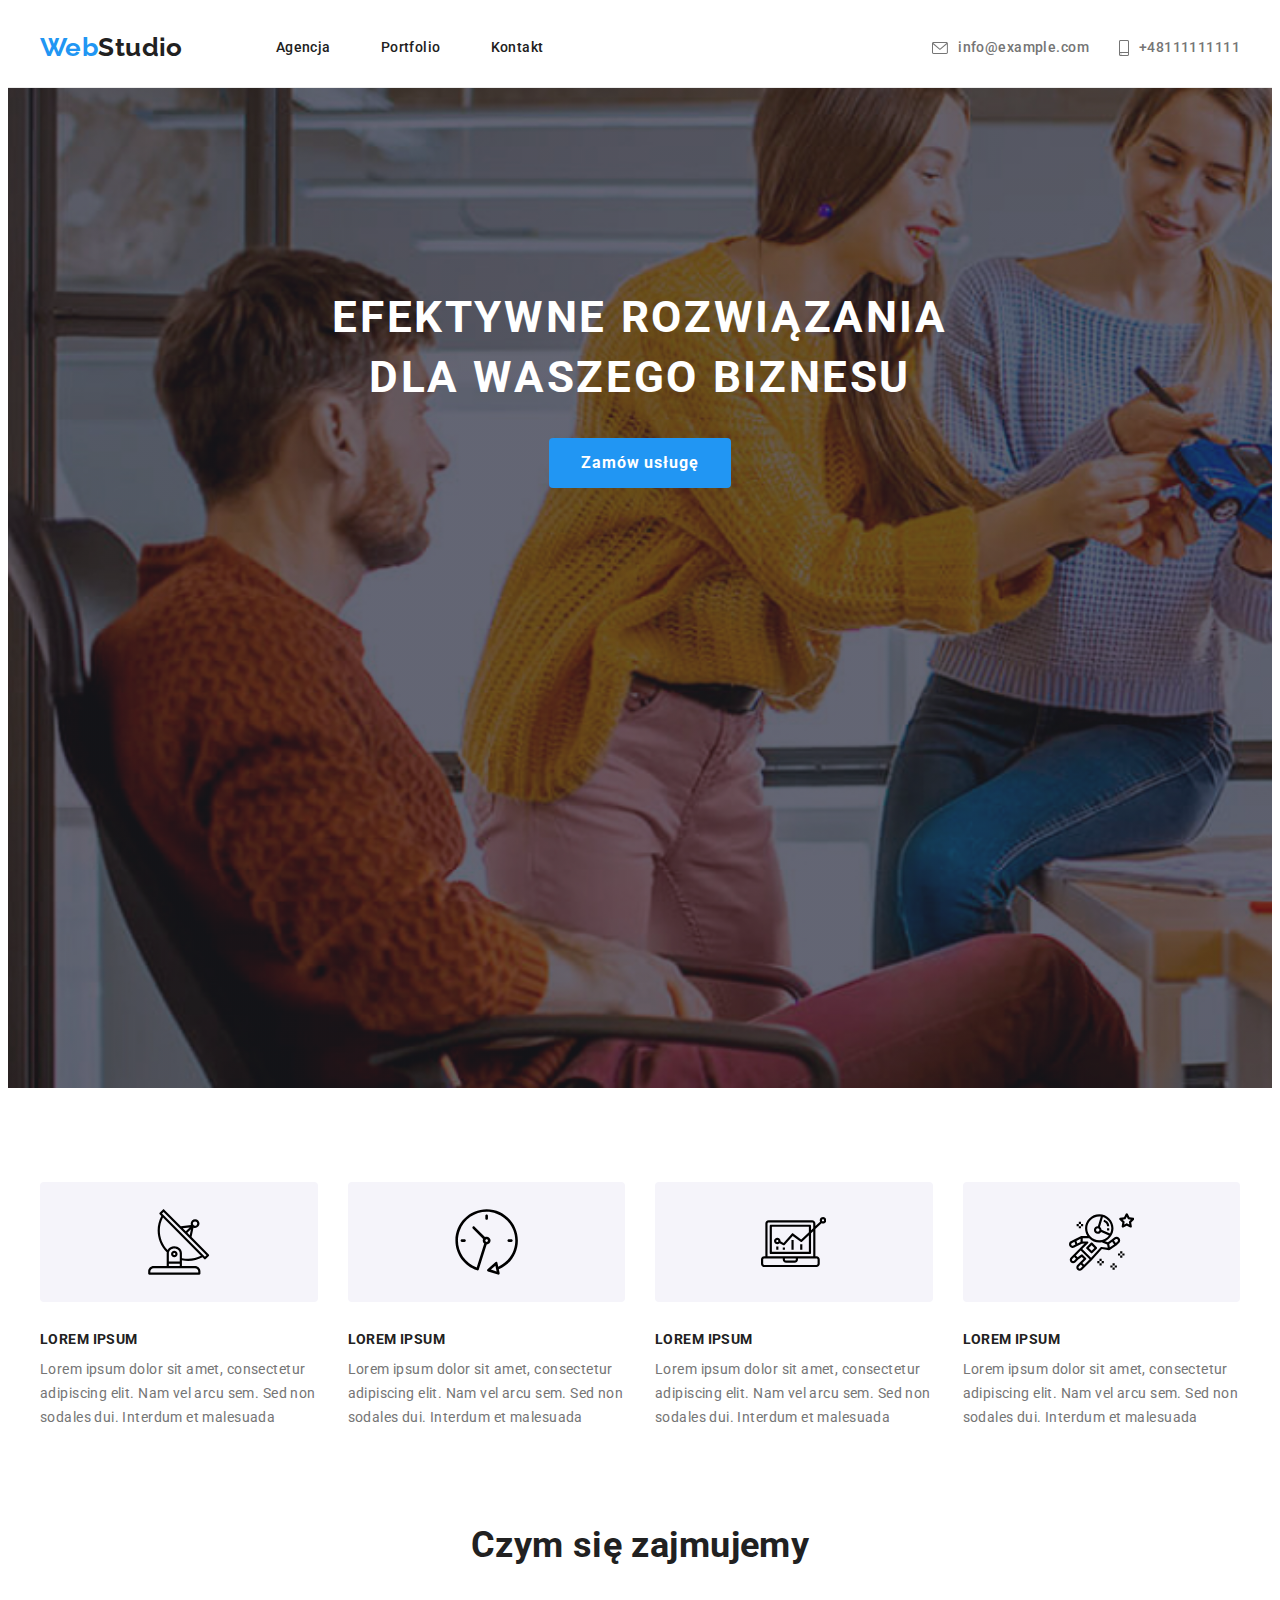
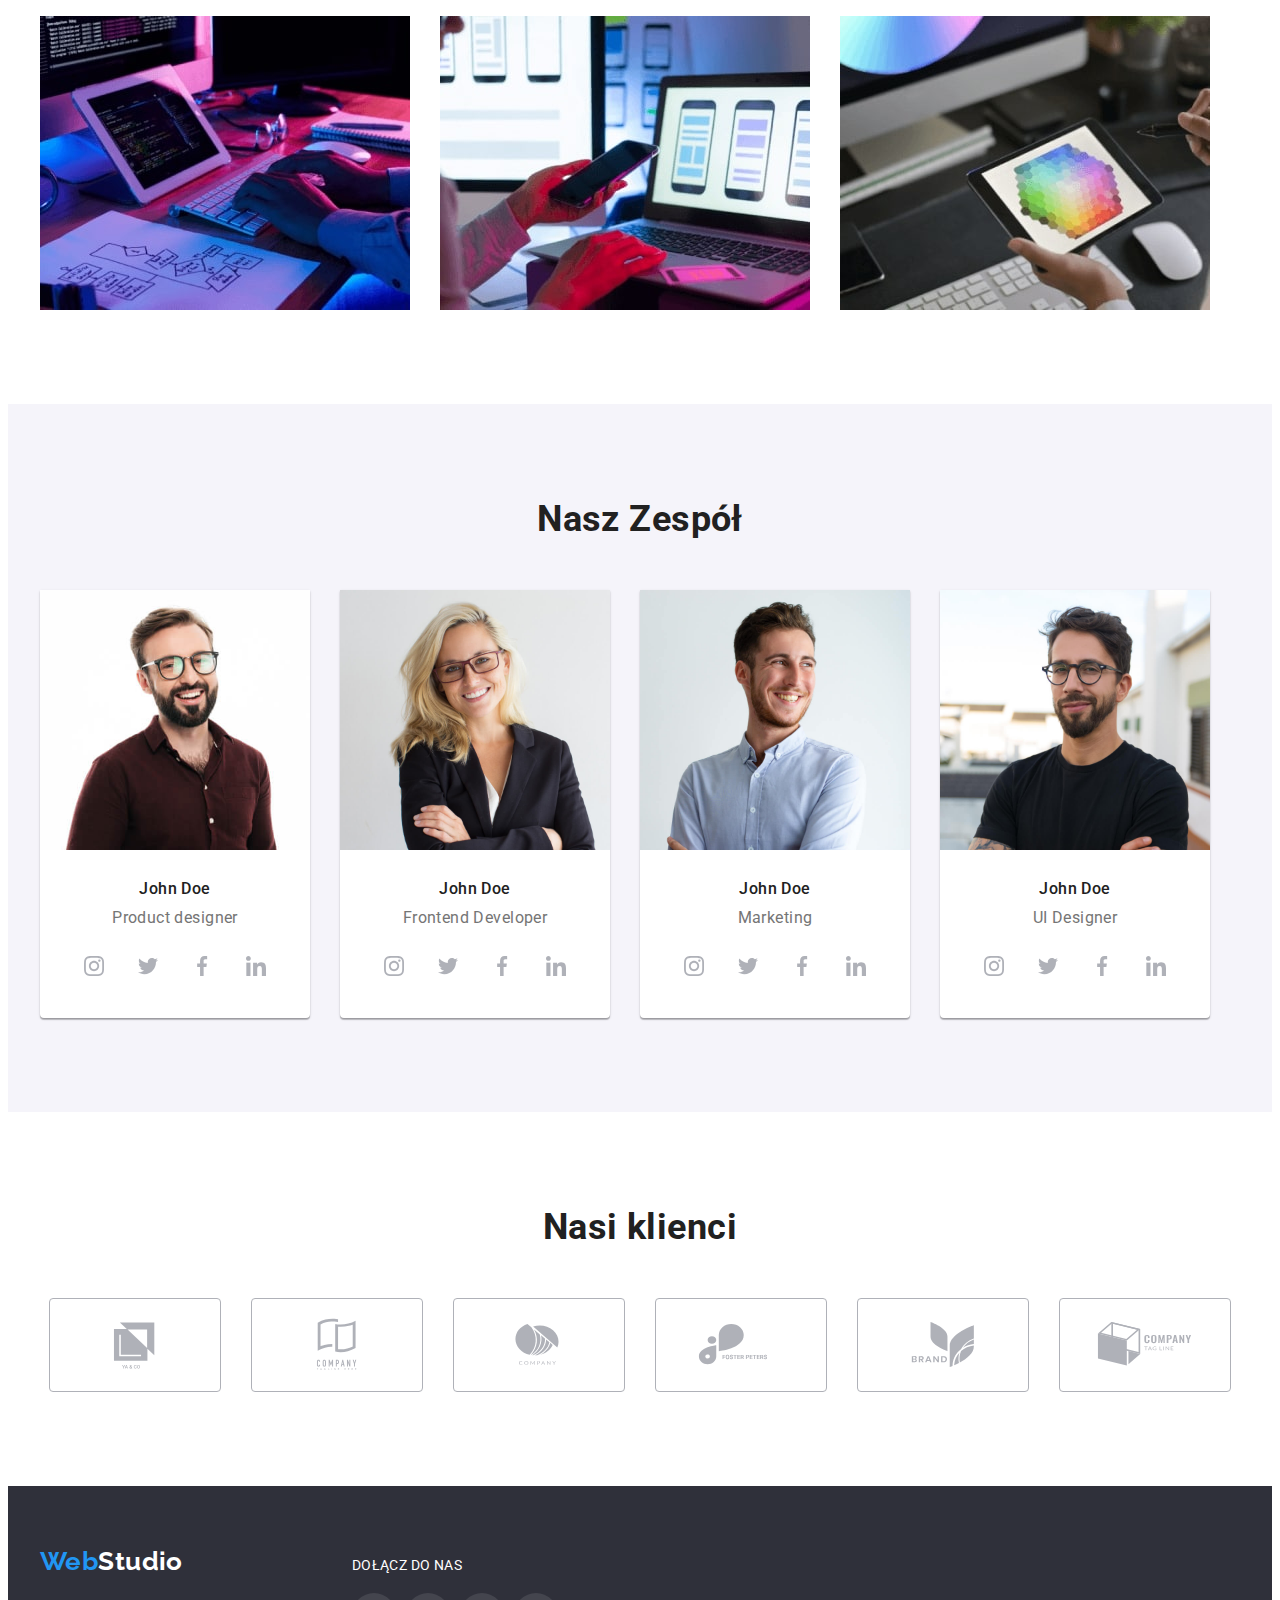
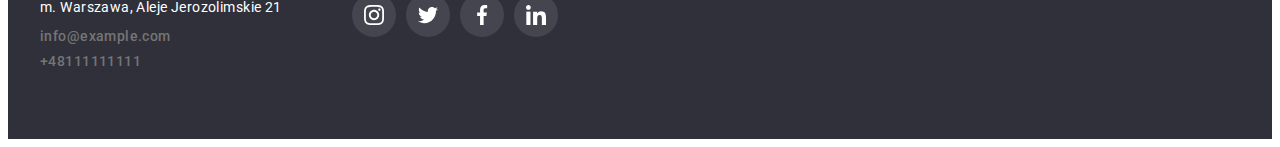
<file: index.html>
<!DOCTYPE html>
<html lang="en">
  <head>
    <meta charset="UTF-8" />
    <meta http-equiv="X-UA-Compatible" content="IE=edge" />
    <meta name="viewport" content="width=device-width, initial-scale=1.0" />

    <title>Studio</title>
    <link rel="preconnect" href="https://fonts.googleapis.com" />
    <link rel="preconnect" href="https://fonts.gstatic.com" crossorigin />
    <link
      href="https://fonts.googleapis.com/css2?family=Raleway:wght@700&display=swap"
      rel="stylesheet"
    />
    <link rel="preconnect" href="https://fonts.googleapis.com" />
    <link rel="preconnect" href="https://fonts.gstatic.com" crossorigin />
    <link
      href="https://fonts.googleapis.com/css2?family=Roboto:wght@400;500;700;900&display=swap"
      rel="stylesheet"
    />
    <link
      rel="stylesheet"
      href="https://cdnjs.cloudflare.com/ajax/libs/modern-normalize/1.1.0/modern-normalize.min.css"
      integrity="sha512-wpPYUAdjBVSE4KJnH1VR1HeZfpl1ub8YT/NKx4PuQ5NmX2tKuGu6U/JRp5y+Y8XG2tV+wKQpNHVUX03MfMFn9Q=="
      crossorigin="anonymous"
      referrerpolicy="no-referrer"
    />
    <link rel="stylesheet" href="./css/styles.css" />
  </head>
  <body>
    <header class="header-border">
      <div class="container headerstyle">
        <nav class="navigationlist">
          <div class="logo-box">
            <a class="logo" href="index.html" class="studioname"
              ><span class="blue">Web</span>Studio</a
            >
          </div>
          <ul class="header-nav-list topline">
            <li class="headermargin">
              <a class="infolist hoverblue" href="#">Agencja</a>
            </li>
            <li class="headermargin">
              <a class="infolist hoverblue" href="portfolio.html">Portfolio</a>
            </li>
            <li class="headermargin">
              <a class="infolist hoverblue" href="#">Kontakt</a>
            </li>
          </ul>
        </nav>
        <!-- <div class="list-box"> -->
        <ul class="header-contact-list">
          <li class="mailandtellist">
            <a
              class="infolist colorgrey hoverblue"
              href="mailto:info@example.com"
            >
              <svg width="16px" height="12px">
                <use
                  class="nav-icons"
                  href="./images/icons.svg#icon-envelope"
                ></use>
              </svg>
              info@example.com
            </a>
          </li>
          <li class="mailandtellist">
            <a class="infolist colorgrey hoverblue" href="tel:+48111111111">
              <svg width="10px" height="16px">
                <use
                  class="nav-icons"
                  href="./images/icons.svg#icon-smartphone"
                ></use>
              </svg>
              +48111111111
            </a>
          </li>
        </ul>
      </div>
    </header>

    <main>
      <section class="backround hero">
        <div class="container">
          <div class="hero-inner">
            <h1 class="bigtext">Efektywne rozwiązania dla waszego biznesu</h1>

            <button type="button" class="button-main">Zamów usługę</button>
          </div>
        </div>
      </section>

      <section class="section">
        <div class="lorembox container">
          <ul class="lorems-list" class="lorems">
            <li>
              <div class="lorem-backround">
                <svg width="65.32px" height="70px">
                  <use
                    class="lorem-icons"
                    href="./images/icons.svg#icon-antenna-1"
                  ></use>
                </svg>
              </div>

              <h3 class="lorem">LOREM IPSUM</h3>
              <p class="descriptionlorem">
                Lorem ipsum dolor sit amet, consectetur adipiscing elit. Nam vel
                arcu sem. Sed non sodales dui. Interdum et malesuada
              </p>
            </li>

            <li>
              <div class="lorem-backround">
                <svg width="65.32px" height="70px">
                  <use
                    class="lorem-icons"
                    href="./images/icons.svg#icon-clock-1"
                  ></use>
                </svg>
              </div>
              <h3 class="lorem">LOREM IPSUM</h3>
              <p class="descriptionlorem">
                Lorem ipsum dolor sit amet, consectetur adipiscing elit. Nam vel
                arcu sem. Sed non sodales dui. Interdum et malesuada
              </p>
            </li>

            <li>
              <div class="lorem-backround">
                <svg width="65.32px" height="70px">
                  <use
                    class="lorem-icons"
                    href="./images/icons.svg#icon-diagram-1"
                  ></use>
                </svg>
              </div>
              <h3 class="lorem">LOREM IPSUM</h3>
              <p class="descriptionlorem">
                Lorem ipsum dolor sit amet, consectetur adipiscing elit. Nam vel
                arcu sem. Sed non sodales dui. Interdum et malesuada
              </p>
            </li>

            <li>
              <div class="lorem-backround">
                <svg width="65.32px" height="70px">
                  <use
                    class="lorem-icons"
                    href="./images/icons.svg#icon-astronaut-1"
                  ></use>
                </svg>
              </div>
              <h3 class="lorem">LOREM IPSUM</h3>
              <p class="descriptionlorem">
                Lorem ipsum dolor sit amet, consectetur adipiscing elit. Nam vel
                arcu sem. Sed non sodales dui. Interdum et malesuada
              </p>
            </li>
          </ul>
        </div>
      </section>

      <section class="section whatwedo">
        <div class="container">
          <h2 class="headtwo">Czym się zajmujemy</h2>

          <ul class="pictures-list">
            <li>
              <img
                src="images/workingontablet.jpg"
                alt="tabletwork"
                width="370"
                height="294"
              />
            </li>
            <li>
              <img
                src="images/phonecustom.jpg"
                alt="screenwithphones "
                width="370"
                height="294"
              />
            </li>
            <li>
              <img
                src="images/tabletwithpen.jpg"
                alt="tabletwithpen"
                width="370"
                height="294"
              />
            </li>
          </ul>
        </div>
      </section>

      <section class="section backround-ourteam">
        <div class="container">
          <h2 class="headtwo">Nasz Zespół</h2>
          <ul class="team-list" class="teammembers">
            <li class="member">
              <img
                class="memberpicture"
                src="images/johndoe.jpg"
                alt="product designer"
                width="270"
                height="260"
              />
              <div class="align-member">
                <h3 class="membersname">John Doe</h3>
                <p class="workofmembers">Product designer</p>
                <ul class="social-list">
                  <li class="social-list-item">
                    <a class="social-list-link" href="#">
                      <svg class="social-icon" width="20" height="20">
                        <use href="./images/icons.svg#icon-instagram-2"></use>
                      </svg>
                    </a>
                  </li>
                  <li class="social-list-item">
                    <a class="social-list-link" href="#">
                      <svg class="social-icon" width="20" height="20">
                        <use href="./images/icons.svg#icon-twitter-1"></use>
                      </svg>
                    </a>
                  </li>
                  <li class="social-list-item">
                    <a class="social-list-link" href="#">
                      <svg class="social-icon" width="20" height="20">
                        <use href="./images/icons.svg#icon-facebook-1"></use>
                      </svg>
                    </a>
                  </li>
                  <li class="social-list-item">
                    <a class="social-list-link" href="#">
                      <svg class="social-icon" width="20" height="20">
                        <use href="./images/icons.svg#icon-linkedin-1"></use>
                      </svg>
                    </a>
                  </li>
                </ul>
              </div>
            </li>

            <li class="member">
              <img
                class="memberpicture"
                src="images/frontenddeveloperavatar.jpg"
                alt="frontend developer"
                width="270"
                height="260"
              />
              <div class="align-member">
                <h3 class="membersname">John Doe</h3>
                <p class="workofmembers">Frontend Developer</p>
                <ul class="social-list">
                  <li class="social-list-item">
                    <a class="social-list-link" href="#">
                      <svg class="social-icon" width="20" height="20">
                        <use href="./images/icons.svg#icon-instagram-2"></use>
                      </svg>
                    </a>
                  </li>
                  <li class="social-list-item">
                    <a class="social-list-link" href="#">
                      <svg class="social-icon" width="20" height="20">
                        <use href="./images/icons.svg#icon-twitter-1"></use>
                      </svg>
                    </a>
                  </li>
                  <li class="social-list-item">
                    <a class="social-list-link" href="#">
                      <svg class="social-icon" width="20" height="20">
                        <use href="./images/icons.svg#icon-facebook-1"></use>
                      </svg>
                    </a>
                  </li>
                  <li class="social-list-item">
                    <a class="social-list-link" href="#">
                      <svg class="social-icon" width="20" height="20">
                        <use href="./images/icons.svg#icon-linkedin-1"></use>
                      </svg>
                    </a>
                  </li>
                </ul>
              </div>
            </li>

            <li class="member">
              <img
                class="memberpicture"
                src="images/johndoemarketing.jpg"
                alt="marketing"
                width="270"
                height="260"
              />
              <div class="align-member">
                <p class="membersname">John Doe</p>
                <p class="workofmembers">Marketing</p>
                <ul class="social-list">
                  <li class="social-list-item">
                    <a class="social-list-link" href="#">
                      <svg class="social-icon" width="20" height="20">
                        <use href="./images/icons.svg#icon-instagram-2"></use>
                      </svg>
                    </a>
                  </li>
                  <li class="social-list-item">
                    <a class="social-list-link" href="#">
                      <svg class="social-icon" width="20" height="20">
                        <use href="./images/icons.svg#icon-twitter-1"></use>
                      </svg>
                    </a>
                  </li>
                  <li class="social-list-item">
                    <a class="social-list-link" href="#">
                      <svg class="social-icon" width="20" height="20">
                        <use href="./images/icons.svg#icon-facebook-1"></use>
                      </svg>
                    </a>
                  </li>
                  <li class="social-list-item">
                    <a class="social-list-link" href="#">
                      <svg class="social-icon" width="20" height="20">
                        <use href="./images/icons.svg#icon-linkedin-1"></use>
                      </svg>
                    </a>
                  </li>
                </ul>
              </div>
            </li>

            <li class="member">
              <img
                class="memberpicture"
                src="images/johndoeui.jpg"
                alt="ui designer"
                width="270"
                height="260"
              />
              <div class="align-member">
                <p class="membersname">John Doe</p>
                <p class="workofmembers">UI Designer</p>
                <ul class="social-list">
                  <li class="social-list-item">
                    <a class="social-list-link" href="#">
                      <svg class="social-icon" width="20" height="20">
                        <use href="./images/icons.svg#icon-instagram-2"></use>
                      </svg>
                    </a>
                  </li>
                  <li class="social-list-item">
                    <a class="social-list-link" href="#">
                      <svg class="social-icon" width="20" height="20">
                        <use href="./images/icons.svg#icon-twitter-1"></use>
                      </svg>
                    </a>
                  </li>
                  <li class="social-list-item">
                    <a class="social-list-link" href="#">
                      <svg class="social-icon" width="20" height="20">
                        <use href="./images/icons.svg#icon-facebook-1"></use>
                      </svg>
                    </a>
                  </li>
                  <li class="social-list-item">
                    <a class="social-list-link" href="#">
                      <svg class="social-icon" width="20" height="20">
                        <use href="./images/icons.svg#icon-linkedin-1"></use>
                      </svg>
                    </a>
                  </li>
                </ul>
              </div>
            </li>
          </ul>
        </div>
      </section>

      <section class="section">
        <div class="container">
          <h2 class="headtwo">Nasi klienci</h2>
          <ul class="list">
            <li>
              <a href="#" class="customer">
                <svg width="106px" height="60.04px">
                  <use
                    class="customers-icons"
                    href="./images/icons.svg#icon-client1"
                  ></use>
                </svg>
              </a>
            </li>
            <li>
              <a href="#" class="customer">
                <svg width="106px" height="60.04px">
                  <use
                    class="customers-icons"
                    href="./images/icons.svg#icon-client2"
                  ></use>
                </svg>
              </a>
            </li>
            <li>
              <a href="#" class="customer">
                <svg width="106px" height="60.04px">
                  <use
                    class="customers-icons"
                    href="./images/icons.svg#icon-client3"
                  ></use>
                </svg>
              </a>
            </li>
            <li>
              <a href="#" class="customer">
                <svg width="106px" height="60.04px">
                  <use
                    class="customers-icons"
                    href="./images/icons.svg#icon-client4"
                  ></use>
                </svg>
              </a>
            </li>
            <li>
              <a href="#" class="customer">
                <svg width="106px" height="60.04px">
                  <use
                    class="customers-icons"
                    href="./images/icons.svg#icon-client5"
                  ></use>
                </svg>
              </a>
            </li>
            <li>
              <a href="#" class="customer">
                <svg width="106px" height="60.04px">
                  <use
                    class="customers-icons"
                    href="./images/icons.svg#icon-client6"
                  ></use>
                </svg>
              </a>
            </li>
          </ul>
        </div>
      </section>
      <!-- </div> -->
    </main>

    <footer class="backround-footer">
      <div class="container footer-container">
        <div class="padding-logo-footer">
          <a class="logo-footer" href="index.html" class="studioname"
            ><span class="blue">Web</span>Studio</a
          >
          <p class="cityadress padding-adress-footer">
            m. Warszawa, Aleje Jerozolimskie 21
          </p>
          <ul>
            <li class="padding-mail-footer">
              <a
                class="infolist colorgrey hoverblue"
                href="mailto:info@example.com"
                >info@example.com</a
              >
            </li>
            <li class="padding-tel-footer">
              <a class="infolist colorgrey hoverblue" href="tel:+48111111111"
                >+48111111111</a
              >
            </li>
          </ul>
        </div>
        <div class="footer-joinus-section">
          <p class="join-us-text">DOŁĄCZ DO NAS</p>
          <ul class="footer-joinus-icons">
            <li class="footer-joinus-margin">
              <a class="footer-joinus-link" href="#">
                <svg width="20" height="20">
                  <use
                    class="joinus-icons"
                    href="./images/icons.svg#icon-instagram-2"
                  ></use>
                </svg>
              </a>
            </li>
            <li class="footer-joinus-margin">
              <a class="footer-joinus-link" href="#">
                <svg width="20" height="20">
                  <use
                    class="joinus-icons"
                    href="./images/icons.svg#icon-twitter-1"
                  ></use>
                </svg>
              </a>
            </li>

            <li class="footer-joinus-margin">
              <a class="footer-joinus-link" href="#">
                <svg width="20" height="20">
                  <use
                    class="joinus-icons"
                    href="./images/icons.svg#icon-facebook-1"
                  ></use>
                </svg>
              </a>
            </li>
            <li class="footer-joinus-margin">
              <a class="footer-joinus-link" href="#">
                <svg width="20" height="20">
                  <use
                    class="joinus-icons"
                    href="./images/icons.svg#icon-linkedin-1"
                  ></use>
                </svg>
              </a>
            </li>
          </ul>
        </div>
      </div>
      <!-- </div> -->
    </footer>
  </body>
</html>
</file>
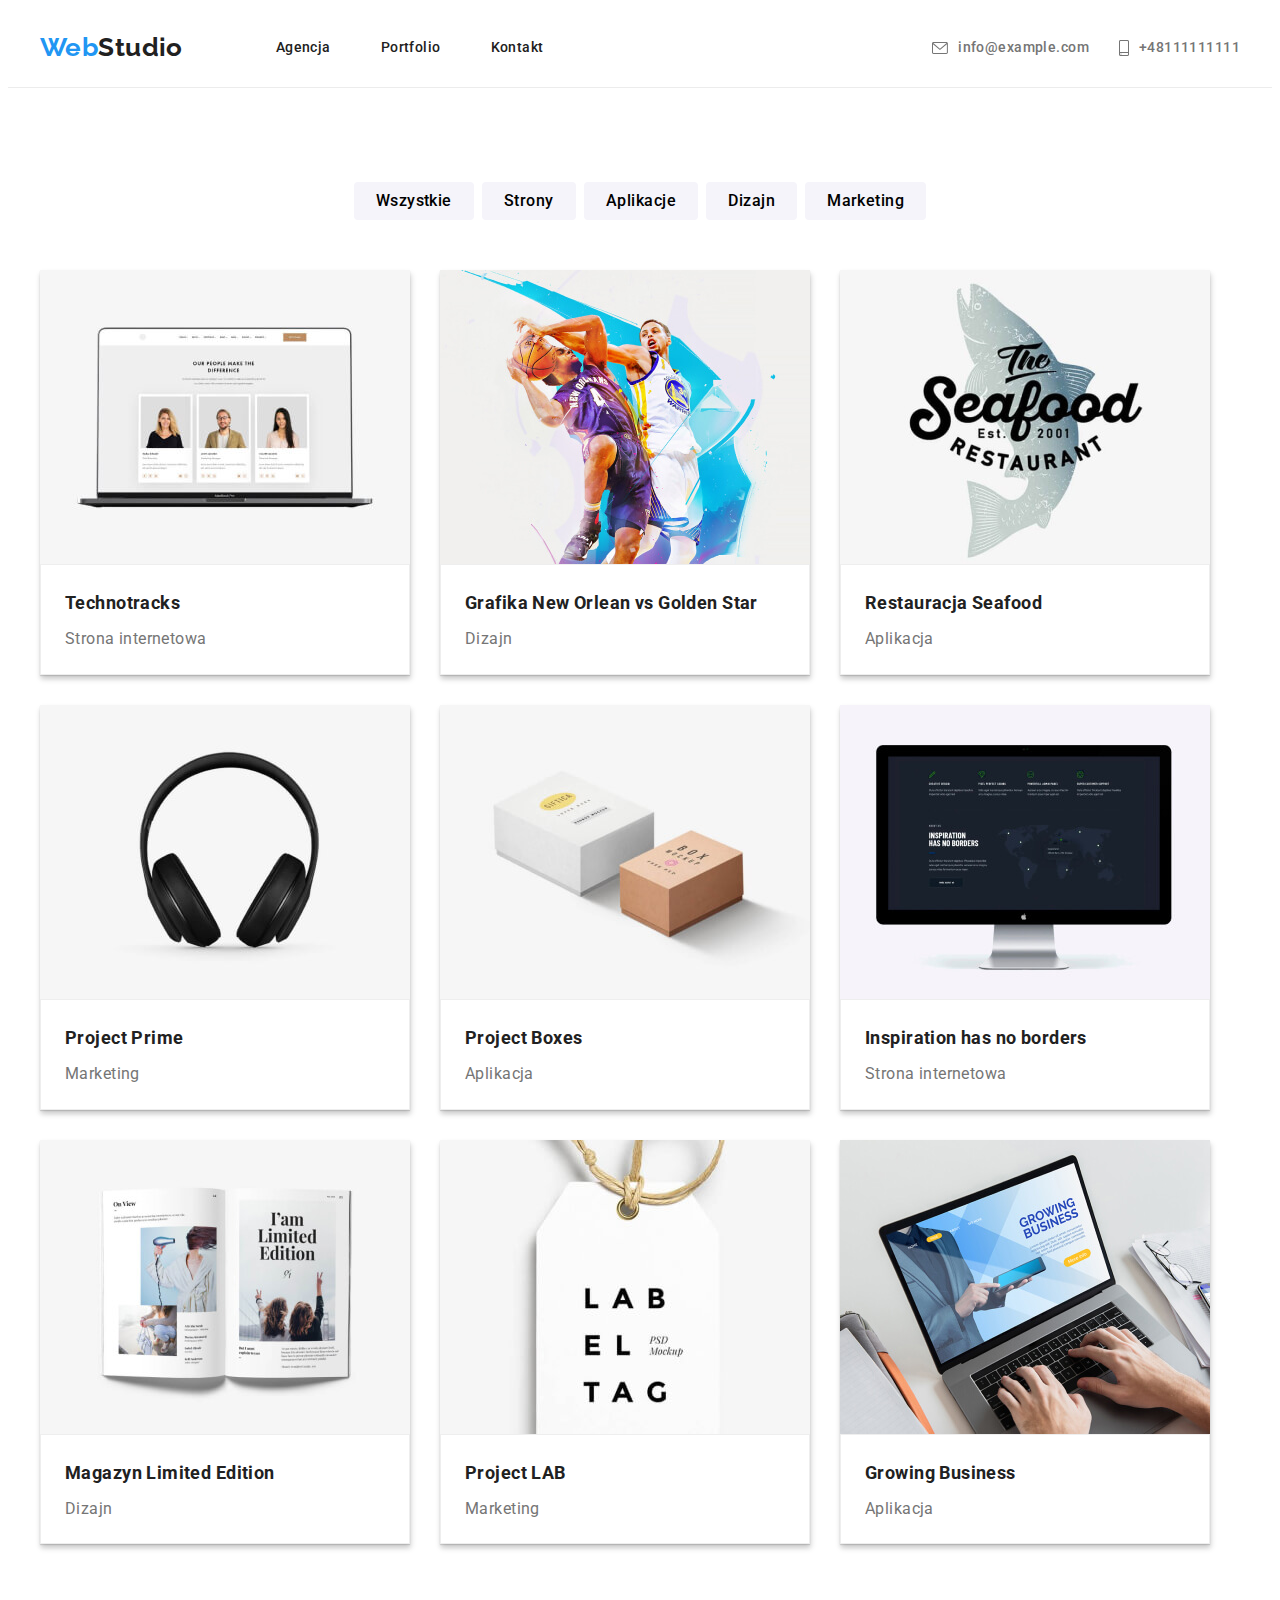
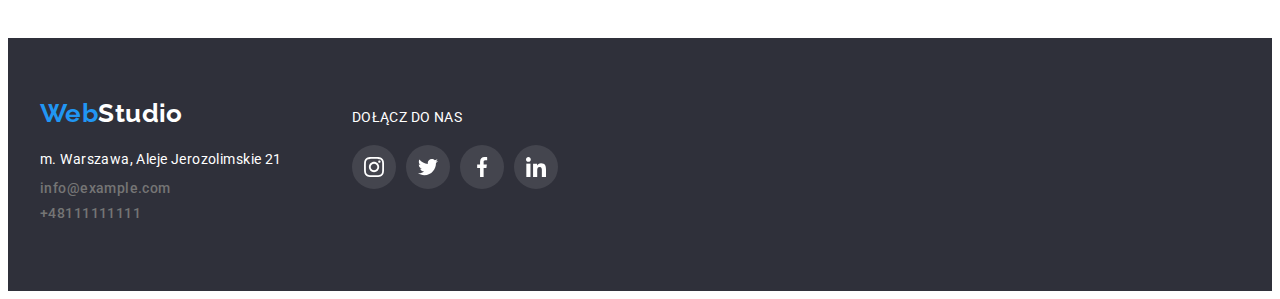
<file: portfolio.html>
<!DOCTYPE html>
<html lang="en">
  <head>
    <title>Portfolio</title>
    <link rel="preconnect" href="https://fonts.googleapis.com" />
    <link rel="preconnect" href="https://fonts.gstatic.com" crossorigin />
    <link
      href="https://fonts.googleapis.com/css2?family=Raleway:wght@700&display=swap"
      rel="stylesheet"
    />
    <link rel="preconnect" href="https://fonts.googleapis.com" />
    <link rel="preconnect" href="https://fonts.gstatic.com" crossorigin />
    <link
      href="https://fonts.googleapis.com/css2?family=Roboto:wght@400;500;700;900&display=swap"
      rel="stylesheet"
    />
    <link
      rel="stylesheet"
      href="https://cdnjs.cloudflare.com/ajax/libs/modern-normalize/1.1.0/modern-normalize.min.css"
      integrity="sha512-wpPYUAdjBVSE4KJnH1VR1HeZfpl1ub8YT/NKx4PuQ5NmX2tKuGu6U/JRp5y+Y8XG2tV+wKQpNHVUX03MfMFn9Q=="
      crossorigin="anonymous"
      referrerpolicy="no-referrer"
    />
    <link rel="stylesheet" href="./css/styles.css" />
  </head>
  <body>
    <header class="header-border">
      <div class="container headerstyle">
        <nav class="navigationlist">
          <div class="logo-box">
            <a class="logo" href="index.html" class="studioname"
              ><span class="blue">Web</span>Studio</a
            >
          </div>
          <ul class="header-nav-list topline">
            <li class="headermargin">
              <a class="infolist hoverblue" href="#">Agencja</a>
            </li>
            <li class="headermargin">
              <a class="infolist hoverblue" href="portfolio.html">Portfolio</a>
            </li>
            <li class="headermargin">
              <a class="infolist hoverblue" href="#">Kontakt</a>
            </li>
          </ul>
        </nav>
        <ul class="header-contact-list">
          <li class="mailandtellist">
            <a
              class="infolist colorgrey hoverblue"
              href="mailto:info@example.com"
            >
              <svg width="16px" height="12px">
                <use
                  class="nav-icons"
                  href="./images/icons.svg#icon-envelope"
                ></use>
              </svg>
              info@example.com
            </a>
          </li>
          <li class="mailandtellist">
            <a class="infolist colorgrey hoverblue" href="tel:+48111111111">
              <svg width="10px" height="16px">
                <use
                  class="nav-icons"
                  href="./images/icons.svg#icon-smartphone"
                ></use>
              </svg>
              +48111111111
            </a>
          </li>
        </ul>
      </div>
    </header>

    <main>
      <section class="section">
        <div class="container">
          <ul class="buttons-portfolio">
            <li class="buttons-margin">
              <button type="button" class="button-portfolio">Wszystkie</button>
            </li>
            <li class="buttons-margin">
              <button type="button" class="button-portfolio">Strony</button>
            </li>
            <li class="buttons-margin">
              <button type="button" class="button-portfolio">Aplikacje</button>
            </li>
            <li class="buttons-margin">
              <button type="button" class="button-portfolio">Dizajn</button>
            </li>
            <li class="buttons-margin">
              <button type="button" class="button-portfolio">Marketing</button>
            </li>
          </ul>
          <ul class="portfolio-list">
            <li class="project">
              <a class="project-link" href="#">
                <img
                  src="images/technocracks.jpg"
                  alt="webpage"
                  width="370"
                  height="294"
                />
                <div class="project-border">
                  <p class="imagesdescription">Technotracks</p>
                  <p class="signdescription">Strona internetowa</p>
                </div>
              </a>
            </li>
            <li class="project">
              <a class="project-link" href="#">
                <img
                  src="images/neworleansvs.jpg"
                  alt="basketballmatch"
                  width="370"
                  height="294"
                />
                <div class="project-border">
                  <p class="imagesdescription">
                    Grafika New Orlean vs Golden Star
                  </p>
                  <p class="signdescription">Dizajn</p>
                </div>
              </a>
            </li>
            <li class="project">
              <a class="project-link" href="#">
                <img
                  src="images/seafoodrest.jpg"
                  alt="seafoodlogotype"
                  width="370"
                  height="294"
                />
                <div class="project-border">
                  <p class="imagesdescription">Restauracja Seafood</p>
                  <p class="signdescription">Aplikacja</p>
                </div>
              </a>
            </li>
            <li class="project">
              <a class="project-link" href="#">
                <img
                  src="images/projectprime.jpg"
                  alt="headphonespicture"
                  width="370"
                  height="294"
                />
                <div class="project-border">
                  <p class="imagesdescription">Project Prime</p>
                  <p class="signdescription">Marketing</p>
                </div>
              </a>
            </li>
            <li class="project">
              <a class="project-link" href="#">
                <img
                  src="images/projectboxes.jpg"
                  alt="twodiffboxes"
                  width="370"
                  height="294"
                />
                <div class="project-border">
                  <p class="imagesdescription">Project Boxes</p>
                  <p class="signdescription">Aplikacja</p>
                </div>
              </a>
            </li>

            <li class="project">
              <a class="project-link" href="#">
                <img
                  src="images/inspirationhas.jpg"
                  alt="darthemeondesktop"
                  width="370"
                  height="294"
                />
                <div class="project-border">
                  <p class="imagesdescription">Inspiration has no borders</p>
                  <p class="signdescription">Strona internetowa</p>
                </div>
              </a>
            </li>
            <li class="project">
              <a class="project-link" href="#">
                <img
                  src="images/magazynlimited.jpg"
                  alt="openmagazine"
                  width="370"
                  height="294"
                />
                <div class="project-border">
                  <p class="imagesdescription">Magazyn Limited Edition</p>
                  <p class="signdescription">Dizajn</p>
                </div>
              </a>
            </li>
            <li class="project">
              <a class="project-link" href="#">
                <img
                  src="images/projectlab.jpg"
                  alt="labeltag"
                  width="370"
                  height="294"
                />
                <div class="project-border">
                  <p class="imagesdescription">Project LAB</p>
                  <p class="signdescription">Marketing</p>
                </div>
              </a>
            </li>
            <li class="project">
              <a class="project-link" href="#">
                <img
                  src="images/growingbusiness.jpg"
                  alt="growingbusinesspageonlaptop"
                  width="370"
                  height="294"
                />
                <div class="project-border">
                  <p class="imagesdescription">Growing Business</p>
                  <p class="signdescription">Aplikacja</p>
                </div>
              </a>
            </li>
          </ul>
        </div>
      </section>
    </main>

    <footer class="backround-footer">
      <div class="container footer-container">
        <div class="padding-logo-footer">
          <a class="logo-footer" href="index.html" class="studioname"
            ><span class="blue">Web</span>Studio</a
          >
          <p class="cityadress padding-adress-footer">
            m. Warszawa, Aleje Jerozolimskie 21
          </p>
          <ul>
            <li class="padding-mail-footer">
              <a
                class="infolist colorgrey hoverblue"
                href="mailto:info@example.com"
                >info@example.com</a
              >
            </li>
            <li class="padding-tel-footer">
              <a class="infolist colorgrey hoverblue" href="tel:+48111111111"
                >+48111111111</a
              >
            </li>
          </ul>
        </div>
        <div class="footer-joinus-section">
          <p class="join-us-text">DOŁĄCZ DO NAS</p>
          <ul class="footer-joinus-icons">
            <li class="footer-joinus-margin">
              <a class="footer-joinus-link" href="#">
                <svg width="20" height="20">
                  <use
                    class="joinus-icons"
                    href="./images/icons.svg#icon-instagram-2"
                  ></use>
                </svg>
              </a>
            </li>
            <li class="footer-joinus-margin">
              <a class="footer-joinus-link" href="#">
                <svg width="20" height="20">
                  <use
                    class="joinus-icons"
                    href="./images/icons.svg#icon-twitter-1"
                  ></use>
                </svg>
              </a>
            </li>

            <li class="footer-joinus-margin">
              <a class="footer-joinus-link" href="#">
                <svg width="20" height="20">
                  <use
                    class="joinus-icons"
                    href="./images/icons.svg#icon-facebook-1"
                  ></use>
                </svg>
              </a>
            </li>
            <li class="footer-joinus-margin">
              <a class="footer-joinus-link" href="#">
                <svg width="20" height="20">
                  <use
                    class="joinus-icons"
                    href="./images/icons.svg#icon-linkedin-1"
                  ></use>
                </svg>
              </a>
            </li>
          </ul>
        </div>
      </div>
      <!-- </div> -->
    </footer>
  </body>
</html>
</file>
<file: css/styles.css>
:root {
  --main-color: #2196f3;
  --secondary-color: white;
  --third-color: #757575;
  --fourth-color: #ffffff;
  --fifth-color: #212121;
  --sixth-color: #f5f4fa;
  --seventh-color: #2f303a;
  --eighth-color: #e5e5e5;
  --nineth-color: #000000;
  --tenth-color: black;
  --border-color: #eeeeee;
  --headerborder-color: #ececec;
}

ul {
  list-style-type: none;
  padding: 0;
  margin: 0;
}

body {
  font-family: "Roboto", sans-serif;
  color: var(--fifth-color);
  letter-spacing: 0.03em;
  font-size: 14px;
}

h1,
h2,
h3,
h4,
h5,
h6,
p {
  margin: 0;
}
img {
  display: block;
  max-width: 100%;
  height: auto;
}
/* START HEADER */
.studioname {
  color: var(--main-color);
  font-family: "Raleway";
  font-weight: 700;
  font-size: 26px;
  line-height: 1.19;
}

.container {
  padding: 0 15px;
  /* width: 100%; */
  width: 1200px;
  margin: 0 auto;
  /* box-sizing: border-box; */
}
.headerstyle {
  display: flex;
  /* justify-content: space-between; */
  align-items: center;
}
.navigationlist {
  text-decoration: none;
  font-size: 14px;
  line-height: 1.17;
  display: flex;
  align-items: center;
}
.navigationlist > .infolist {
  color: var(--tenth-color);
}
.logo-box {
  margin-right: 93px;
}
.logo,
.logo-footer {
  font-size: 26px;
  font-family: "Raleway", sans-serif;
  text-decoration: none;
  font-weight: 700;
}
.logo {
  color: var(--fifth-color);
}
.logo-footer {
  color: var(--secondary-color);
}

.logo > .blue,
.logo-footer > .blue {
  color: var(--main-color);
}
.header-nav-list {
  display: flex;
  gap: 50px;
}

.header-contact-list {
  display: flex;
  gap: 30px;
  margin-left: auto;
}
.topline {
  font-weight: 500;
  font-size: 14px;
  line-height: 1.14;
}

.headermargin {
  /* margin-right: 46px; */
}
.mailandtellist {
  display: flex;
  /* margin-left: 50px; */
}

.infolist {
  text-decoration: none;
  color: var(--fifth-color);
  font-weight: 500;
  font-size: 14px;
  line-height: 1.14;
  display: flex;
  align-items: center;
}
.infolist svg {
  margin-right: 10px;
  fill: currentColor;
}
/* .infolist:hover svg,
.infolist:focus svg {
  fill: var(--main-color);
} */

.colorgrey {
  color: var(--third-color);
}

/* END HEADER */

/* START MAIN */
.backround {
  background: var(--seventh-color);
  background-image: linear-gradient(
      rgba(47, 48, 58, 0.4),
      rgba(47, 48, 58, 0.4)
    ),
    url(../images/mainhtml.jpg);
  background-size: cover;
  max-width: 1600px;
  height: 600px;
  margin: 0 auto;
}

/* .hero-inner {
  display: flex;
  flex-direction: column;
  align-items: center;
  text-align: center;
} */

.bigtext {
  font-size: 44px;
  color: var(--secondary-color);
  line-height: 1.36;
  letter-spacing: 0.06em;
  text-transform: uppercase;
  width: 696px;
  margin: 0 auto;
  margin-bottom: 30px;
}
.button-main {
  background-color: var(--main-color);
  font-size: 16px;
  font-weight: 700;
  color: var(--secondary-color);
  line-height: 1.88;
  letter-spacing: 0.06em;
  border: none;
  border-radius: 4px;
  padding: 10px 32px;
  cursor: pointer;
  font-family: inherit;
}
.button-portfolio {
  font-family: "Roboto", sans-serif;
  font-weight: 500;
  font-size: 16px;
  line-height: 1.6;
  background-color: var(--sixth-color);
  border: none;
  letter-spacing: 00.03em;
  cursor: pointer;
  font-family: inherit;
  border-radius: 4px;
  padding: 6px 22px;
}
.button-portfolio:hover {
  background-color: var(--main-color);
  color: var(--secondary-color);
  box-shadow: 0px 3px 1px rgba(0, 0, 0, 0.1), 0px 1px 2px rgba(0, 0, 0, 0.08),
    0px 2px 2px rgba(0, 0, 0, 0.12);
}

.section {
  padding-top: 94px;
  padding-bottom: 94px;
}

.lorems-list {
  display: flex;
  gap: 30px;
}
.lorem-backround {
  display: flex;
  justify-content: center;
  align-items: center;
  background-color: #f5f4fa;
  /* padding-top: 25px;
  padding-bottom: 25px; */
  height: 120px;
  border-radius: 4px;
}
.lorem {
  font-weight: 700;
  font-size: 14px;
  line-height: 1.14;
  margin-bottom: 10px;
  margin-top: 30px;
}
.lorem-margin {
  margin-right: 30px;
}

.lorem-margin:last-child {
  margin-right: 0;
}

.lorem-icons {
}
.descriptionlorem {
  line-height: 1.71;
  color: var(--third-color);
}
.whatwedo {
  padding-top: 0;
}
.headtwo {
  font-size: 36px;
  font-weight: 700;
  line-height: 1.17;
  text-align: center;
  margin-bottom: 50px;
}

.list {
  display: flex;
  justify-content: center;
  gap: 30px;
}
.pictures-list {
  display: flex;
  gap: 30px;
}

.backround-ourteam {
  background-color: #f5f4fa;
}
.team-list {
  display: flex;
  gap: 30px;
}

.member {
  background-color: var(--fourth-color);
  box-shadow: 0px 1px 3px rgba(0, 0, 0, 0.12), 0px 1px 1px rgba(0, 0, 0, 0.14),
    0px 2px 1px rgba(0, 0, 0, 0.2);
  border-radius: 0px 0px 4px 4px;
}

.align-member {
  text-align: center;
  padding: 30px 0;
}

.membersname {
  font-weight: 500;
  font-size: 16px;
  line-height: 1.18;
  margin-bottom: 10px;
}

.workofmembers {
  font-size: 16px;
  line-height: 1.18;
  color: var(--third-color);
  margin-bottom: 16px;
}
/* 
.social-list-item {
  display: flex;
  align-items: center;
} */
.social-list-item:hover,
.social-list-item:focus {
}
.social-list {
  display: flex;
  align-items: center;
  justify-content: center;
  gap: 10px;
}

.social-list-link {
  display: flex;
  width: 44px;
  height: 44px;
  border-radius: 50%;
  align-items: center;
  justify-content: center;
  color: #afb1b8;
}
.social-list-link:hover {
  /* .social-list-link:focus { */
  background-color: var(--main-color);
  color: #fff;
}
.social-icon {
  fill: currentColor;
}
.social-list-link:hover svg {
  /* .social-list-link:focus svg { */
  /* fill: var(--fourth-color); */
}

.portfolio-list {
  display: flex;
  gap: 30px;
  flex-wrap: wrap;
}

.contact {
  text-decoration: none;
  color: var(--third-color);
  font-size: 14px;
  font-weight: 500;
  line-height: 1.17;
}
.contact:hover {
  color: var(--main-color);
}

.imagesdescription {
  color: var(--fifth-color);
  font-weight: 700;
  font-size: 18px;
  line-height: 2;
  padding-bottom: 4px;
}
.signdescription {
  color: var(--third-color);

  font-size: 16px;
  line-height: 1.8;
}

.highlight {
  color: var(--nineth-color);
}
.highlightwhite {
  color: var(--fourth-color);
}

.portoflio {
  color: var(--main-color);
  font-weight: 500;
  font-size: 14px;
  line-height: 1.71;
  letter-spacing: 0.02em;
}

.hoverblue:hover,
.hoverblue:focus,
.hoverblue:active {
  color: var(--main-color);
}

.buttons {
  font-weight: 500;
  font-size: 16px;
  line-height: 1.62;
}

.margin-customers {
  margin-right: 30px;
}
.margin-customers:last-child {
  margin-right: 0;
}

.logo-box {
  margin-right: 93px;
  padding-top: 24px;
  padding-bottom: 25px;
}

.hero {
  padding-top: 200px;
  padding-bottom: 200px;
  text-align: center;
}

.buttons-portfolio {
  justify-content: center;
  margin-bottom: 50px;
  display: flex;
}
.buttons-margin:not(:last-child) {
  margin-right: 8px;
}
.buttons-margin :last-child {
  margin-right: 0;
}

.project-link {
  display: block;
  box-shadow: 0px 1px 1px rgba(0, 0, 0, 0.12), 0px 4px 4px rgba(0, 0, 0, 0.06),
    1px 4px 6px rgba(0, 0, 0, 0.16);
  text-decoration-line: none;
}

.project-link:hover,
.project-link:focus {
  color: var(--main-color);
}
.project-border {
  border: 1px solid var(--border-color);
  padding: 20px 24px;
}

.header-border {
  border-bottom: 1px solid var(--headerborder-color);
}

.our-customers {
  text-align: center;
  font-weight: 700;
}

.nav-icons::before {
  margin-right: 10px;
}

.customer {
  display: flex;
  align-items: center;
  justify-content: center;
  border: 1px solid currentColor;
  color: #afb1b8;
  border-radius: 4px;
  width: 170px;
  height: 92px;
  /* padding-left: 32px;
  padding-right: 32px;
  box-sizing: border-box; */
}

.customer svg {
  fill: currentColor;
}

.customer:hover {
  /* .customer:focus { */
  color: var(--main-color);
}

.customer:hover svg,
.customer:focus svg {
  fill: var(--main-color);
}
.nonetextstyle {
  font-style: inherit;
}

/* END MAIN */

/* FOOTER START */

.backround-footer {
  background: var(--seventh-color);
  padding: 60px 0;
}

.cityadress {
  color: var(--fourth-color);

  font-size: 14px;
  line-height: 1.71;
}

/* .padding-logo-footer {
  padding-top: 60px;
  padding-bottom: 20px;
  display: inline-block;
} */
.padding-adress-footer {
  padding-top: 20px;
  padding-bottom: 9px;
}
.padding-mail-footer {
  padding-bottom: 9px;
}
.padding-tel-footer {
  padding-bottom: 9px;
}

.footer-container {
  display: flex;
  align-items: baseline;
}

.footer-joinus-section {
  /* list-style: none; */
  /* padding-top: 72px; */
  margin-left: 70px;
}

.footer-joinus-icons {
  display: flex;
  margin-top: 20px;
}
.join-us-text {
  color: var(--fourth-color);
  font-weight: 700px;
  /* font-size: 14px; */
}
.footer-joinus-link svg {
  fill: var(--fourth-color);
}
.footer-joinus-margin {
  margin-right: 10px;
}

.footer-joinus-margin:last-child {
  margin-right: 0;
}

.footer-joinus-link {
  display: flex;
  border-radius: 50%;
  width: 44px;
  height: 44px;
  align-items: center;
  justify-content: center;
  background: rgba(255, 255, 255, 0.1);
}
.footer-joinus-link:hover,
.footer-joinus-link:focus {
  background-color: var(--main-color);
  box-shadow: 0px 3px 1px rgba(0, 0, 0, 0.1), 0px 1px 2px rgba(0, 0, 0, 0.08),
    0px 2px 2px rgba(0, 0, 0, 0.12);
}
</file>
